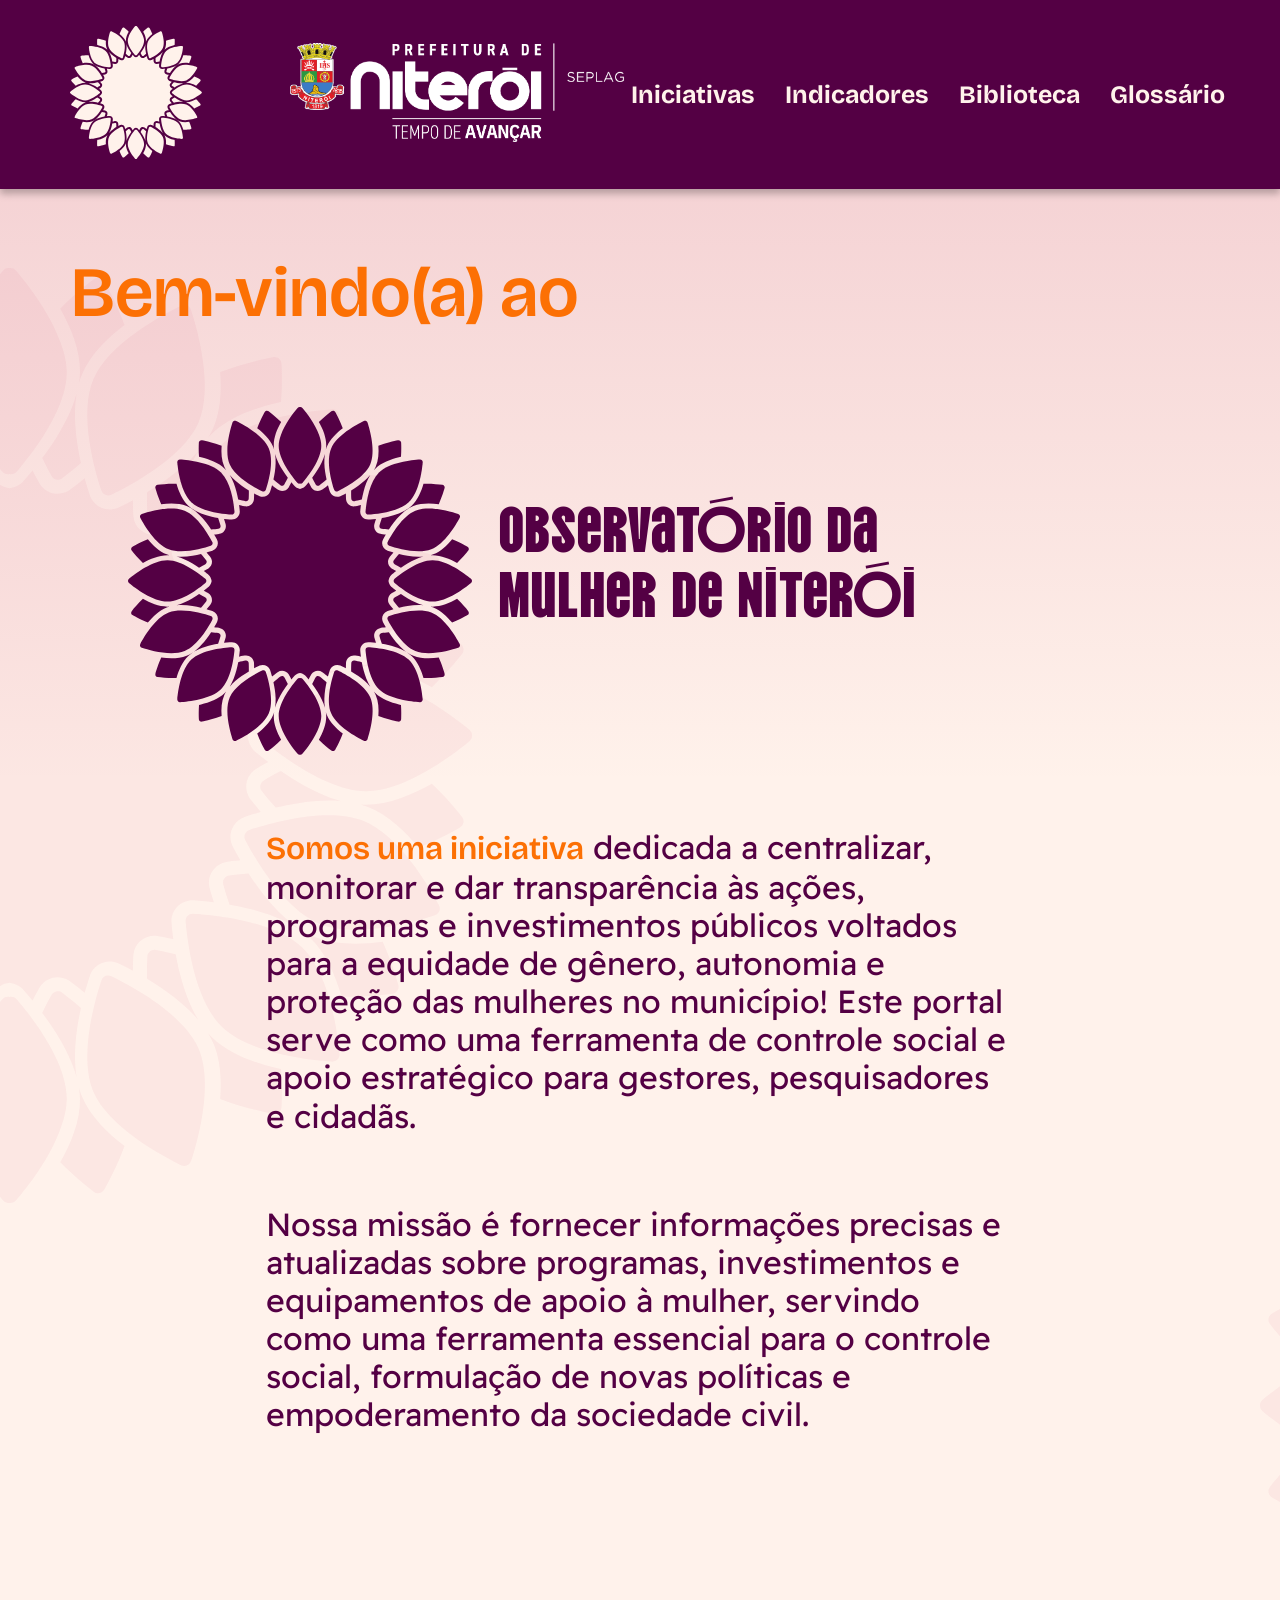
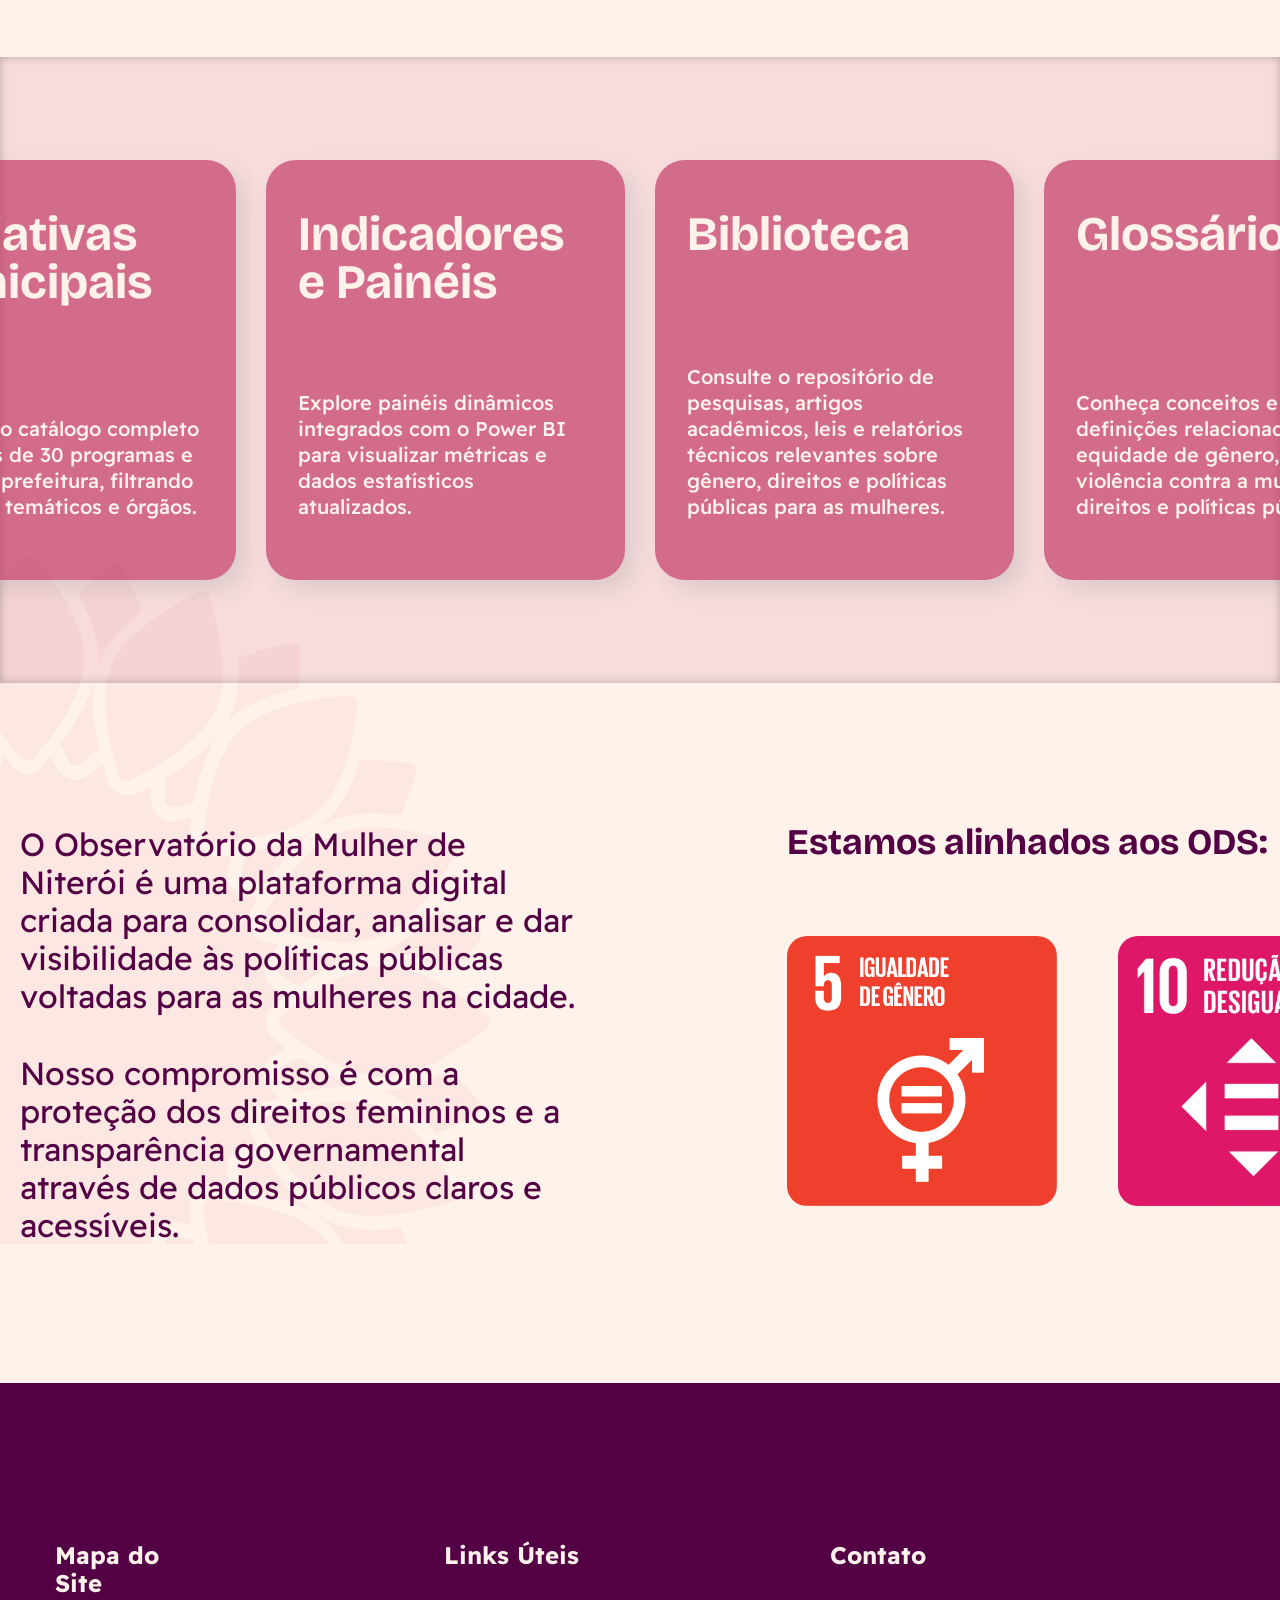
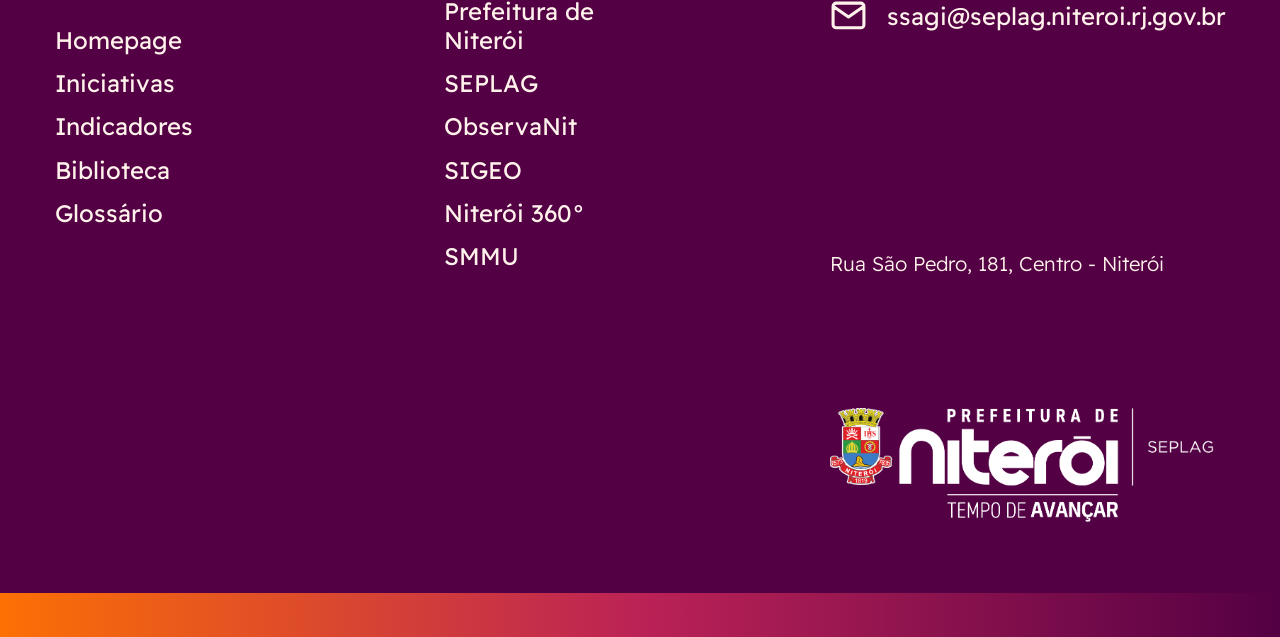
<file: index.html>
<!DOCTYPE html>
<html lang="pt-BR">
<head>
    <meta charset="UTF-8">
    <meta name="viewport" content="width=device-width, initial-scale=1.0">
    <title>Observatório da Mulher</title>
    <link rel="preconnect" href="https://fonts.googleapis.com">
    <link rel="preconnect" href="https://fonts.gstatic.com" crossorigin>
    <link href="https://fonts.googleapis.com/css2?family=Bricolage+Grotesque:wght@600;700;800&family=Readex+Pro:wght@300;400;500;700&family=Vina+Sans&display=swap" rel="stylesheet">
    <link rel="stylesheet" href="style.css">
</head>
<body class="home-page" data-page="home">
    <div data-component="header"></div>

    <main>
        <section class="hero">
            <div class="hero-art">
                <img src="assets/hero-union.svg" alt="">
                <h1>Observatório da<br>Mulher de Niterói</h1>
            </div>
            <p class="welcome">Bem-vindo(a) ao</p>
        </section>

        <section class="intro">
            <p><strong>Somos uma iniciativa</strong> dedicada a centralizar, monitorar e dar transparência às ações, programas e investimentos públicos voltados para a equidade de gênero, autonomia e proteção das mulheres no município! Este portal serve como uma ferramenta de controle social e apoio estratégico para gestores, pesquisadores e cidadãs.</p>
            <p>Nossa missão é fornecer informações precisas e atualizadas sobre programas, investimentos e equipamentos de apoio à mulher, servindo como uma ferramenta essencial para o controle social, formulação de novas políticas e empoderamento da sociedade civil.</p>
        </section>

        <section class="resources" aria-label="Recursos">
            <a class="resource-card" id="iniciativas" href="iniciativas.html">
                <h2>Iniciativas<br>Municipais</h2>
                <p>Consulte o catálogo completo com mais de 30 programas e ações da prefeitura, filtrando por eixos temáticos e órgãos.</p>
            </a>
            <a class="resource-card" id="indicadores" href="#indicadores">
                <h2>Indicadores<br>e Painéis</h2>
                <p>Explore painéis dinâmicos integrados com o Power BI para visualizar métricas e dados estatísticos atualizados.</p>
            </a>
            <a class="resource-card" id="biblioteca" href="#biblioteca">
                <h2>Biblioteca</h2>
                <p>Consulte o repositório de pesquisas, artigos acadêmicos, leis e relatórios técnicos relevantes sobre gênero, direitos e políticas públicas para as mulheres.</p>
            </a>
            <a class="resource-card" id="glossario" href="#glossario">
                <h2>Glossário</h2>
                <p>Conheça conceitos e definições relacionados à equidade de gênero, violência contra a mulher, direitos e políticas públicas.</p>
            </a>
        </section>

        <section class="about">
            <p>O Observatório da Mulher de Niterói é uma plataforma digital criada para consolidar, analisar e dar visibilidade às políticas públicas voltadas para as mulheres na cidade.<br><br>Nosso compromisso é com a proteção dos direitos femininos e a transparência governamental através de dados públicos claros e acessíveis.</p>
            <div class="ods">
                <h2>Estamos alinhados aos ODS:</h2>
                <div class="ods-images">
                    <img src="assets/ods-5.png" alt="">
                    <img src="assets/ods-10.png" alt="">
                </div>
            </div>
        </section>
    </main>

    <div data-component="footer"></div>
    <script src="components-loader.js"></script>
</body>
</html>
</file>
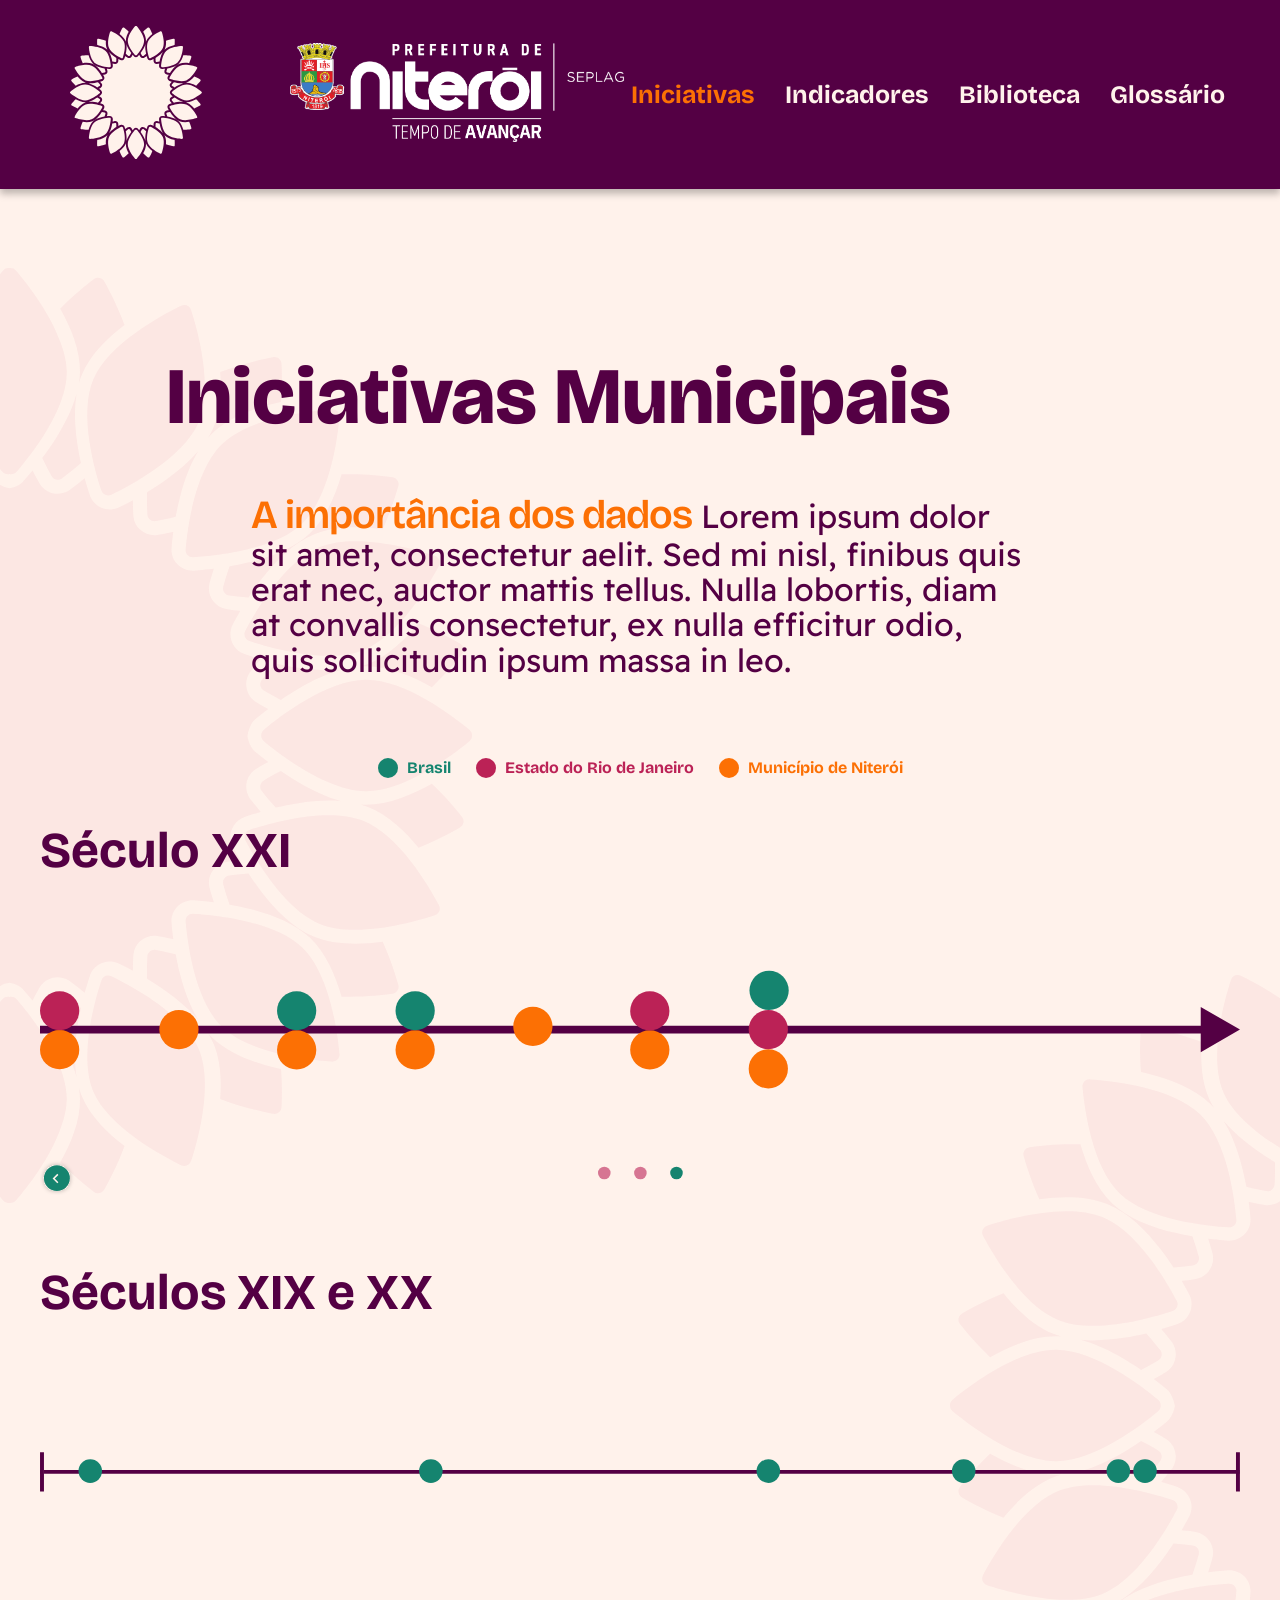
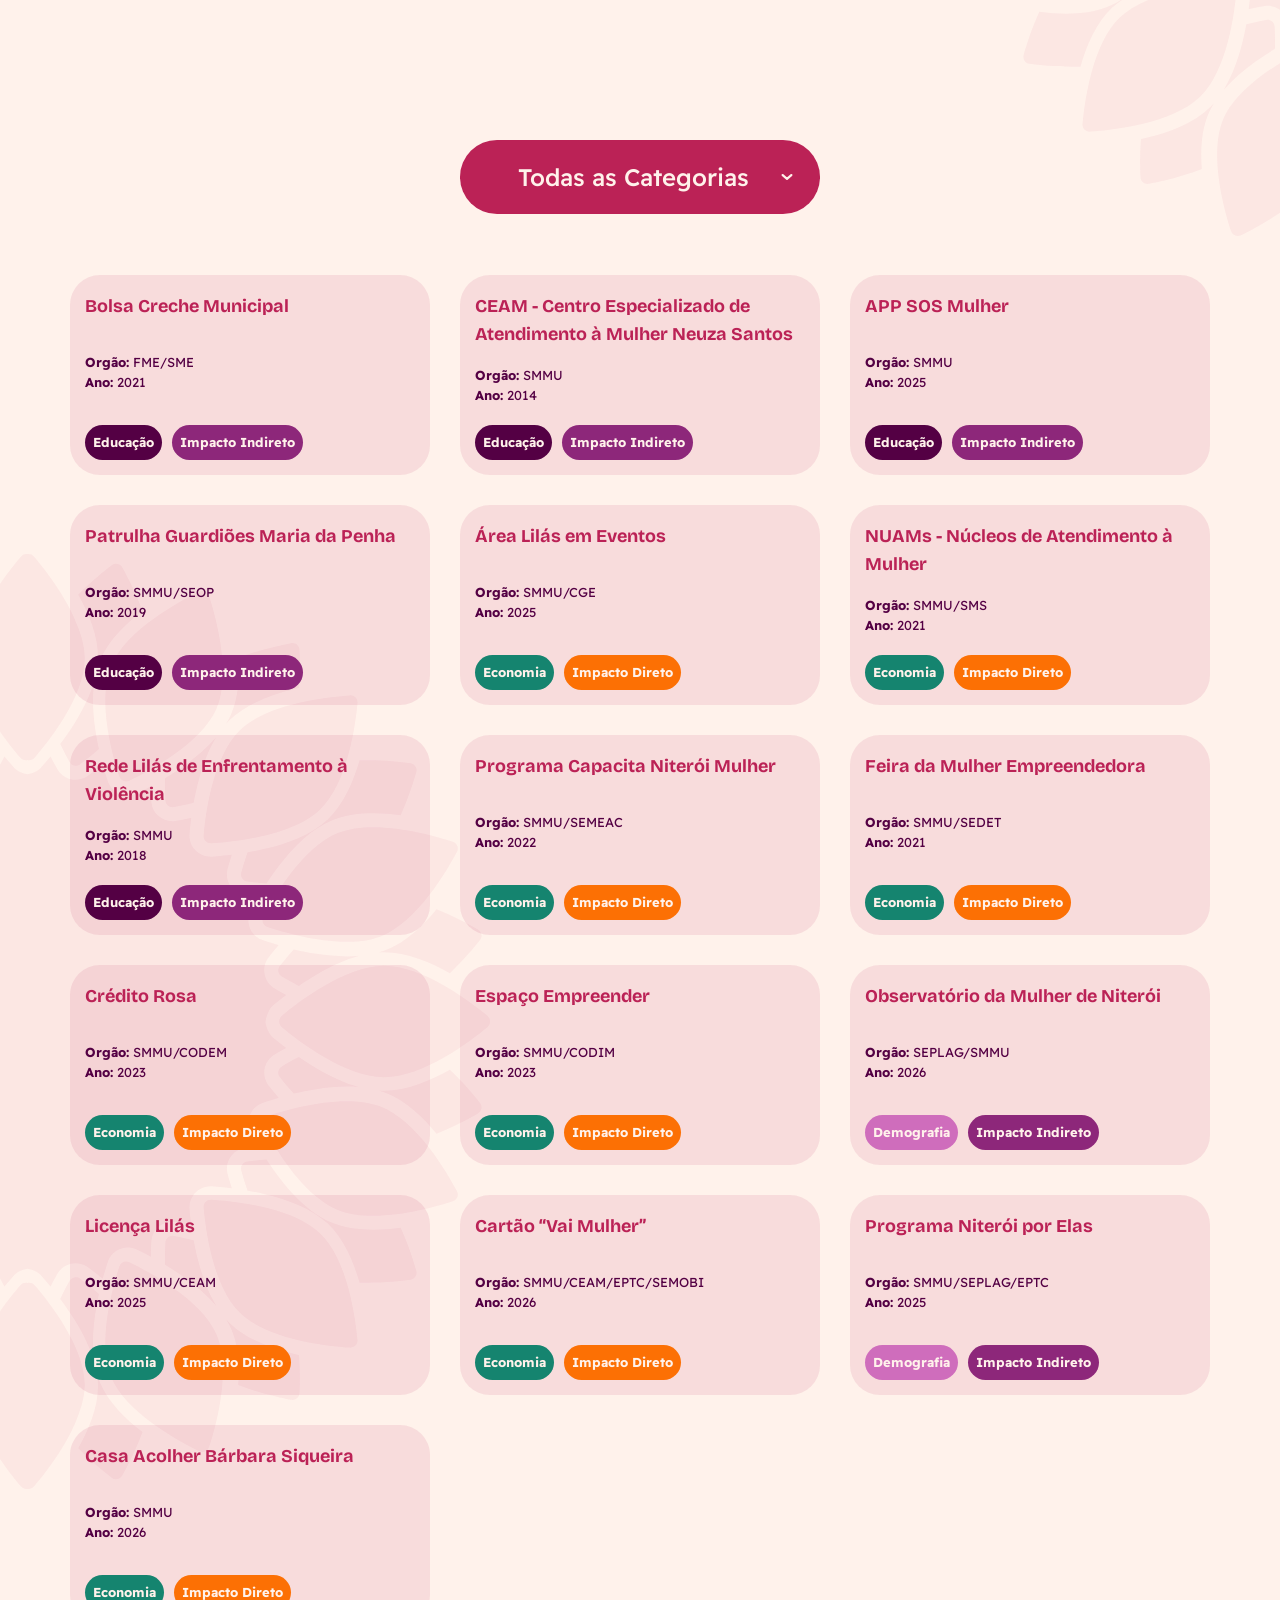
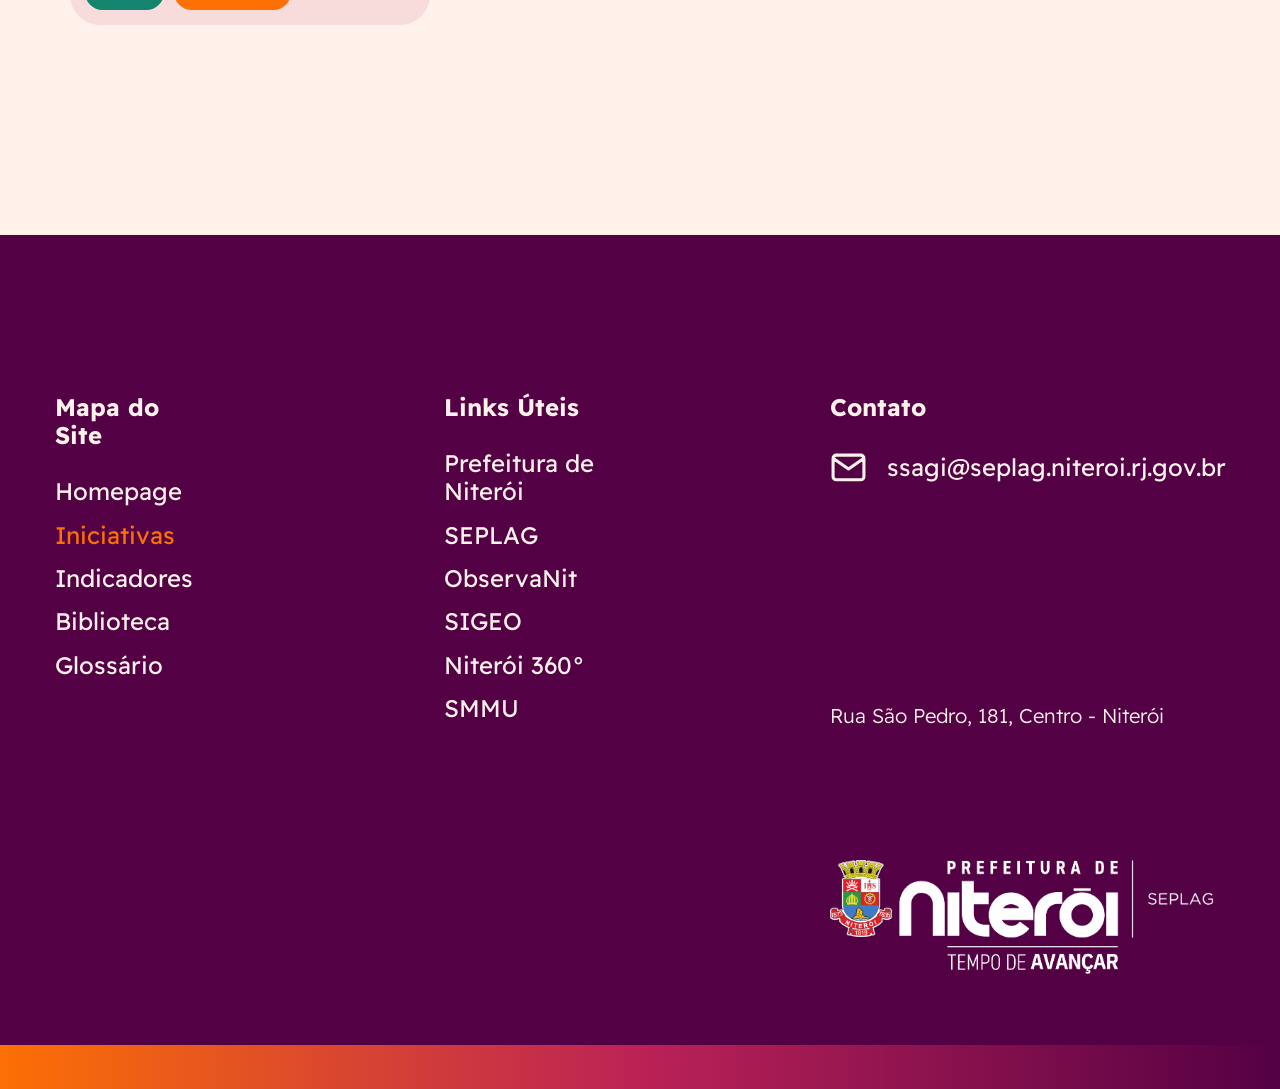
<file: iniciativas.html>
<!DOCTYPE html>
<html lang="pt-BR">
<head>
    <meta charset="UTF-8">
    <meta name="viewport" content="width=device-width, initial-scale=1.0">
    <title>Iniciativas Municipais | Observatório da Mulher</title>
    <link rel="preconnect" href="https://fonts.googleapis.com">
    <link rel="preconnect" href="https://fonts.gstatic.com" crossorigin>
    <link href="https://fonts.googleapis.com/css2?family=Bricolage+Grotesque:wght@600;700;800&family=Readex+Pro:wght@300;400;500;700&family=Vina+Sans&display=swap" rel="stylesheet">
    <link rel="stylesheet" href="style.css">
</head>
<body class="initiatives-page" data-page="iniciativas">
    <div data-component="header"></div>

    <main class="initiatives-main">
        <section class="initiatives-intro">
            <h1>Iniciativas Municipais</h1>
            <p><strong>A importância dos dados</strong> Lorem ipsum dolor sit amet, consectetur aelit. Sed mi nisl, finibus quis erat nec, auctor mattis tellus. Nulla lobortis, diam at convallis consectetur, ex nulla efficitur odio, quis sollicitudin ipsum massa in leo.</p>
        </section>

        <section class="initiative-timeline" aria-label="Linhas do tempo das Iniciativas de Gênero">
            <div class="timeline-legend">
                <span class="legend-brazil">Brasil</span>
                <span class="legend-state">Estado do Rio de Janeiro</span>
                <span class="legend-city">Município de Niterói</span>
            </div>
            <h2>Século XXI</h2>
            <img class="timeline-scroll" src="assets/timeline-scroll.svg" alt="">
            <h2>Séculos XIX e XX</h2>
            <img class="timeline-history" src="assets/timeline-history.svg" alt="">
        </section>

        <section class="initiative-list" aria-label="Iniciativas Municipais">
            <div class="category-filter-wrap">
                <button class="category-filter" type="button" aria-expanded="false" aria-controls="initiative-filter-menu">
                    <span>Todas as Categorias</span>
                    <img src="assets/filter-chevron.svg" alt="">
                </button>
                <div class="initiative-filter-menu" id="initiative-filter-menu" hidden>
                    <fieldset>
                        <legend>Todos Eixos Temáticos</legend>
                        <label><input type="checkbox" value="all-axis" checked><span class="filter-check"><img src="assets/filter-checkbox.svg" alt=""></span>Todos Eixos Temáticos</label>
                        <label><input type="checkbox" value="Saúde"><span class="filter-check"><img src="assets/filter-checkbox.svg" alt=""></span>Saúde</label>
                        <label><input type="checkbox" value="Educação"><span class="filter-check"><img src="assets/filter-checkbox.svg" alt=""></span>Educação</label>
                        <label><input type="checkbox" value="Economia"><span class="filter-check"><img src="assets/filter-checkbox.svg" alt=""></span>Economia</label>
                        <label><input type="checkbox" value="Segurança"><span class="filter-check"><img src="assets/filter-checkbox.svg" alt=""></span>Segurança</label>
                        <label><input type="checkbox" value="Demografia"><span class="filter-check"><img src="assets/filter-checkbox.svg" alt=""></span>Demografia</label>
                    </fieldset>
                    <fieldset>
                        <legend>Todos os impactos</legend>
                        <label><input type="checkbox" value="all-impact" checked><span class="filter-check"><img src="assets/filter-checkbox.svg" alt=""></span>Todos os impactos</label>
                        <label><input type="checkbox" value="Impacto Direto"><span class="filter-check"><img src="assets/filter-checkbox.svg" alt=""></span>Impacto Direto</label>
                        <label><input type="checkbox" value="Impacto Indireto"><span class="filter-check"><img src="assets/filter-checkbox.svg" alt=""></span>Impacto Indireto</label>
                    </fieldset>
                </div>
            </div>
            <div class="initiative-grid"></div>
        </section>
    </main>

    <dialog class="initiative-modal" id="bolsa-creche-modal" aria-labelledby="bolsa-creche-title">
        <div class="modal-title">
            <img class="modal-mark" src="assets/modal-initiative-icon.svg" alt="">
            <div>
                <h2 id="bolsa-creche-title">Bolsa Creche Municipal</h2>
                <p>EDUCAÇÃO</p>
            </div>
        </div>
        <div class="modal-columns">
            <div class="modal-column">
                <section class="modal-panel definition-panel">
                    <h3>O que é?</h3>
                    <p id="modal-definition">x nulla efficitur odio, quis sollicitudin ipsum massa in leo. Lorem ipsum dolor sit amet, consectetur aelit. Sed mi nisl, finibus quis erat nec, auctor mattis tellus. Nulla lobortis, diam at convallis consectetur, ex nulla efficitur odio, quis sollicitudin ipsum massa in leo. Lorem ipsum</p>
                </section>
                <div class="modal-fact"><b>Orçamento estimado</b><strong id="modal-budget">R$ 2.400.000,00</strong><img class="fact-icon" src="assets/modal-budget-icon.svg" alt=""></div>
                <div class="modal-fact"><b>Público prioritário</b><strong id="modal-audience">Mulheres Trabalhadoras</strong><img class="fact-icon" src="assets/modal-audience-icon.svg" alt=""></div>
                <div class="modal-fact"><b>Situação</b><strong id="modal-status"></strong><img class="fact-icon" src="assets/modal-status-icon.svg" alt=""></div>
                <section class="modal-panel impact-panel">
                    <img class="impact-icon" src="assets/modal-impact-icon.svg" alt="">
                    <h3>Impacto</h3>
                    <p id="modal-impact"></p>
                    <span id="modal-impact-type"></span>
                </section>
            </div>
            <div class="modal-column">
                <div class="modal-fact"><b>Órgão responsável</b><strong id="modal-organization">FME / SME</strong><img class="fact-icon fact-icon-small" src="assets/modal-organization-icon.svg" alt=""></div>
                <div class="modal-fact"><b>Ano de início</b><strong id="modal-year">2021</strong><img class="fact-icon fact-icon-small" src="assets/modal-calendar-icon.svg" alt=""></div>
                <section class="modal-panel zone-panel">
                    <h3><img class="location-icon" src="assets/modal-location-icon.svg" alt="">Zona de atendimento</h3>
                    <div class="zone-placeholder" aria-hidden="true"></div>
                    <p>Esta iniciativa atende em todo território do município</p>
                </section>
            </div>
        </div>
        <button class="modal-update" type="button">Informar dados de atualização</button>
        <button class="modal-close" type="button" aria-label="Fechar janela">×</button>
    </dialog>

    <div data-component="footer"></div>
    <script src="components-loader.js"></script>
    <script>
        const initiativeModal = document.getElementById('bolsa-creche-modal');
        const closeModal = initiativeModal.querySelector('.modal-close');
        const initiativeGrid = document.querySelector('.initiative-grid');
        const filterToggle = document.querySelector('.category-filter');
        const filterMenu = document.getElementById('initiative-filter-menu');
        const filterInputs = filterMenu.querySelectorAll('input');
        const modalTitle = document.getElementById('bolsa-creche-title');
        const modalCategory = document.querySelector('.modal-title p');
        const modalOrganization = document.getElementById('modal-organization');
        const modalYear = document.getElementById('modal-year');
        const modalDefinition = document.getElementById('modal-definition');
        const modalBudget = document.getElementById('modal-budget');
        const modalAudience = document.getElementById('modal-audience');
        const modalImpact = document.getElementById('modal-impact');
        const modalImpactType = document.getElementById('modal-impact-type');
        const tagClasses = { Educação: 'education', Economia: 'economy', Demografia: 'demography', Saúde: 'health', Segurança: 'security' };
        const selectedFilters = [new Set(), new Set()];
        let cards = [];

        const renderCards = (initiatives) => {
            initiativeGrid.innerHTML = initiatives.map((initiative) => `
                <article class="initiative-card initiative-card-button" tabindex="0" role="button" aria-haspopup="dialog" data-name="${initiative.nome}">
                    <h3>${initiative.nome}</h3>
                    <p><b>Orgão:</b> ${initiative.orgao}<br><b>Ano:</b> ${initiative.ano}</p>
                    <div><span class="tag ${tagClasses[initiative.eixo] || ''}">${initiative.eixo}</span><span class="tag ${initiative.impacto === 'Impacto Direto' ? 'direct' : 'indirect'}">${initiative.impacto}</span></div>
                </article>
            `).join('');
            cards = [...initiativeGrid.querySelectorAll('.initiative-card')];
            cards.forEach((card, index) => {
                card.dataset.axis = initiatives[index].eixo;
                card.dataset.impact = initiatives[index].impacto;
                card.addEventListener('click', () => openInitiativeModal(initiatives[index]));
                card.addEventListener('keydown', (event) => {
                    if (event.key === 'Enter' || event.key === ' ') {
                        event.preventDefault();
                        openInitiativeModal(initiatives[index]);
                    }
                });
            });
        };

        const openInitiativeModal = (initiative) => {
            const details = initiative.detalhes || {};
            modalTitle.textContent = initiative.nome;
            modalCategory.textContent = initiative.eixo.toUpperCase();
            modalOrganization.textContent = initiative.orgao;
            modalYear.textContent = initiative.ano;
            modalDefinition.textContent = details.definicao || '';
            modalBudget.textContent = details.orcamento || '';
            modalAudience.textContent = details.publico || '';
            modalImpact.textContent = details.impactoTexto || '';
            modalImpactType.textContent = details.impactoTipo || '';
            initiativeModal.showModal();
        };

        const filterCards = () => {
            const axes = [...filterMenu.querySelectorAll('fieldset')[0].querySelectorAll('input:checked')]
                .filter((input) => input.value !== 'all-axis').map((input) => input.value);
            const impacts = [...filterMenu.querySelectorAll('fieldset')[1].querySelectorAll('input:checked')]
                .filter((input) => input.value !== 'all-impact').map((input) => input.value);
            cards.forEach((card) => {
                card.hidden = !( (axes.length === 0 || axes.includes(card.dataset.axis)) && (impacts.length === 0 || impacts.includes(card.dataset.impact)) );
            });
        };

        filterToggle.addEventListener('click', () => {
            const isOpen = filterToggle.getAttribute('aria-expanded') === 'true';
            filterToggle.setAttribute('aria-expanded', String(!isOpen));
            filterMenu.hidden = isOpen;
        });

        filterInputs.forEach((input) => {
            const label = input.closest('label');
            label.addEventListener('mousedown', (event) => {
                if (event.button !== 0) return;
                event.preventDefault();
                const fieldset = input.closest('fieldset');
                const group = [...fieldset.querySelectorAll('input')];
                const allInput = group[0];
                const multiSelect = event.ctrlKey || event.metaKey;
                const groupIndex = [...filterMenu.querySelectorAll('fieldset')].indexOf(fieldset);
                const selected = selectedFilters[groupIndex];

                if (input === allInput) {
                    selected.clear();
                } else if (multiSelect) {
                    if (selected.has(input.value)) selected.delete(input.value);
                    else selected.add(input.value);
                } else {
                    if (selected.has(input.value)) {
                        selected.delete(input.value);
                    } else {
                        selected.clear();
                        selected.add(input.value);
                    }
                }

                group.forEach((option, index) => {
                    option.checked = index === 0 ? selected.size === 0 : selected.has(option.value);
                });
                filterCards();
            });

            label.addEventListener('click', (event) => event.preventDefault());

            input.addEventListener('change', () => {
                filterCards();
            });
        });

        document.addEventListener('click', (event) => {
            if (!event.target.closest('.category-filter-wrap')) {
                filterToggle.setAttribute('aria-expanded', 'false');
                filterMenu.hidden = true;
            }
        });
        closeModal.addEventListener('click', () => initiativeModal.close());
        initiativeModal.addEventListener('click', (event) => {
            if (event.target === initiativeModal) initiativeModal.close();
        });
        fetch('data/iniciativas.json').then((response) => response.json()).then(renderCards);
    </script>
</body>
</html>
</file>
<file: style.css>
* { box-sizing: border-box; }
:root { --cream: #fff2eb; --plum: #540044; --orange: #fc7004; --pink: #bb2256; }
html { scroll-behavior: smooth; }
body { margin: 0; background: var(--cream); color: var(--plum); font-family: "Readex Pro", sans-serif; }
a { color: inherit; text-decoration: none; }
.site-header { position: relative; z-index: 1; display: flex; align-items: center; height: 189px; padding: 28px 5.5%; background: var(--plum); box-shadow: 0 5px 7px rgb(0 0 0 / 25%); }
.header-mark { width: 132px; height: 133px; }
.seplag-logo { width: 342px; height: 115px; margin-left: 88px; object-fit: contain; }
.main-nav { display: flex; gap: 30px; margin-left: auto; font-family: "Bricolage Grotesque", sans-serif; font-size: 25px; font-weight: 700; color: var(--cream); }
.hero { position: relative; min-height: 595px; padding: 218px 0 0; background: linear-gradient(180deg, rgb(187 34 86 / 15%), transparent); }
.home-page main { background-image: url("assets/initiative-bg-1.svg"), url("assets/initiative-bg-2.svg"), url("assets/initiative-bg-3.svg"); background-position: -453px 79px, 1260px 749px, -435px 1965px; background-repeat: no-repeat; background-size: 925px 935px; }
.hero-art { position: relative; width: min(1134px, 80%); height: 347px; margin: 0 auto; }
.hero-art img { width: 344px; height: 348px; }
.hero h1 { position: absolute; top: 85px; left: 370px; margin: 0; font-family: "Vina Sans", sans-serif; font-size: clamp(58px, 5.05vw, 87px); font-weight: 400; line-height: 1; }
.welcome { position: absolute; top: 60px; left: max(20px, calc(50% - 569px)); width: min(551px, calc(100% - 40px)); margin: 0; color: #FC7004; font-family: "Bricolage Grotesque", sans-serif; font-size: 70.724px; font-style: normal; font-weight: 600; line-height: 88.405px; }
.intro { width: min(748px, calc(100% - 40px)); margin: 44px auto 0; font-size: 32px; line-height: 1.19; }
.intro strong { color: var(--orange); font-family: "Bricolage Grotesque", sans-serif; font-weight: 600; }
.intro p + p { margin-top: 70px; }
.resources { display: grid; grid-template-columns: repeat(4, 359px); gap: 30px; justify-content: center; margin: 224px auto 0; padding: 103px 20px; background: rgb(187 34 86 / 10%); box-shadow: inset 0 0 10px rgb(0 0 0 / 25%); }
.resource-card { display: flex; min-height: 420px; flex-direction: column; padding: 50px 32px 60px; border-radius: 30px; background: rgb(187 34 86 / 60%); box-shadow: 10px 10px 20px rgb(162 162 162 / 30%); transition: transform 180ms ease, box-shadow 180ms ease, background-color 180ms ease; }
.resource-card:hover,
.resource-card:focus-visible { background: rgb(187 34 86 / 76%); box-shadow: 12px 16px 26px rgb(162 162 162 / 42%); transform: translateY(-6px); }
.resource-card:focus-visible { outline: 3px solid var(--orange); outline-offset: 5px; }
.resource-card h2 { margin: 0 0 54px; font-family: "Bricolage Grotesque", sans-serif; font-size: 48px; line-height: 1; color: var(--cream); }
.resource-card p { margin: auto 0 0; font-size: 20px; font-weight: 500; line-height: 1.3; color: var(--cream); }
.about { display: grid; grid-template-columns: 557px 1fr; gap: 210px; width: min(1316px, calc(100% - 40px)); margin: 142px auto 139px; font-size: 32px; line-height: 1.19; }
.about p { margin: 0; }
.ods h2 { margin: 0 0 75px; font-family: "Bricolage Grotesque", sans-serif; font-size: 36px; line-height: 1; }
.ods-images { display: flex; gap: 61px; }
.ods-images img { width: 270px; height: 270px; border-radius: 20px; }
.site-footer { position: relative; min-height: 734px; padding: 158px 20px 100px; background: var(--plum); color: var(--cream); }
.footer-content { display: grid; grid-template-columns: 155px 1fr 1fr; gap: 234px; width: min(1171px, 100%); margin: 0 auto; }
.footer-content h2 { margin: 0 0 28px; font-size: 24px; line-height: 1.18; }
.footer-content a, .footer-content p { display: block; margin: 0 0 15px; font-size: 24px; line-height: 1.18; }
.contact { position: relative; }
.contact .email { display: flex; align-items: center; gap: 20px; margin-top: 21px; }
.email img { width: 37px; height: 37px; }
.contact p { margin-top: 218px; font-size: 20px; font-weight: 300; }
.footer-logo { width: 392px; height: 132px; margin-top: 110px; object-fit: contain; }
.footer-gradient { position: absolute; right: 0; bottom: 0; left: 0; height: 44px; background: linear-gradient(90deg, var(--orange), var(--pink) 50%, var(--plum)); }
@media (max-width: 1200px) {
	.main-nav { font-size: 20px; }
	.seplag-logo { margin-left: 35px; }
	.resources { grid-template-columns: repeat(2, 359px); }
	.about { grid-template-columns: 1fr 1fr; gap: 60px; }
	.ods-images { gap: 20px; }
	.ods-images img { width: min(20vw, 270px); height: min(20vw, 270px); }
	.footer-content { gap: 100px; }
}
@media (max-width: 700px) {
	.site-header { height: auto; min-height: 120px; flex-wrap: wrap; gap: 15px; padding: 18px 20px; }
	.header-mark { width: 70px; height: 72px; }
	.seplag-logo { width: 190px; height: 65px; margin-left: 0; }
	.main-nav { width: 100%; justify-content: space-between; gap: 8px; font-size: 14px; }
	.hero { min-height: 500px; padding-top: 75px; }
	.hero-art { width: 90%; height: 260px; }
	.hero-art img { width: 210px; height: 212px; }
	.hero h1 { top: 50px; left: 105px; font-size: 50px; }
	.welcome { margin-top: -40px; font-size: 46px; }
	.intro { font-size: 22px; }
	.resources { grid-template-columns: 1fr; margin-top: 100px; padding: 60px 20px; }
	.resource-card { width: min(359px, 100%); min-height: 330px; margin: auto; }
	.about { display: block; margin: 80px auto; font-size: 22px; }
	.ods { margin-top: 70px; }
	.ods h2 { font-size: 28px; }
	.ods-images img { width: calc(50vw - 30px); height: calc(50vw - 30px); }
	.site-footer { padding-top: 80px; }
	.footer-content { grid-template-columns: 1fr 1fr; gap: 45px 25px; }
	.footer-content a, .footer-content p { font-size: 17px; }
	.footer-content h2 { font-size: 20px; }
	.contact { grid-column: 1 / -1; }
	.contact p { margin-top: 35px; }
	.footer-logo { width: 250px; height: auto; margin-top: 35px; }
}

.initiatives-page {
	background: var(--cream);
}

.initiatives-page .site-header {
	margin-bottom: 0;
}

.main-nav .active,
.footer-content .current {
	color: var(--orange);
}

.initiatives-main {
	position: relative;
	overflow: hidden;
	min-height: 2930px;
	background-image: url("assets/initiative-bg-1.svg"), url("assets/initiative-bg-2.svg"), url("assets/initiative-bg-3.svg");
	background-position: -453px 79px, 1260px 749px, -435px 1965px;
	background-repeat: no-repeat;
	background-size: 925px 935px;
}

.initiatives-intro {
	position: relative;
	z-index: 1;
	width: 948px;
	margin: 160px auto 0;
}

.initiatives-intro h1 {
	margin: 0;
	font-family: "Bricolage Grotesque", sans-serif;
	font-size: clamp(62px, 6.25vw, 108px);
	font-weight: 800;
	line-height: 1.2;
}

.initiatives-intro p {
	width: 779px;
	margin: 48px auto 0;
	font-size: 32px;
	line-height: 1.1;
}

.initiatives-intro strong {
	font-family: "Bricolage Grotesque", sans-serif;
	font-size: 40px;
	font-weight: 600;
	letter-spacing: -0.024em;
	color: var(--orange);
}

.initiative-timeline {
	position: relative;
	z-index: 1;
	width: min(1530px, calc(100% - 80px));
	margin: 80px auto 0;
}

.timeline-legend {
	display: flex;
	justify-content: center;
	gap: 25px;
	margin-bottom: 48px;
	font-family: "Bricolage Grotesque", sans-serif;
	font-size: 16px;
	font-weight: 700;
}

.timeline-legend span::before {
	display: inline-block;
	width: 20px;
	height: 20px;
	margin-right: 9px;
	border-radius: 50%;
	content: "";
	vertical-align: -5px;
}

.legend-brazil { color: #15846f; }
.legend-brazil::before { background: #15846f; }
.legend-state { color: var(--pink); }
.legend-state::before { background: var(--pink); }
.legend-city { color: var(--orange); }
.legend-city::before { background: var(--orange); }

.initiative-timeline h2 {
	margin: 0 0 25px;
	font-family: "Bricolage Grotesque", sans-serif;
	font-size: 50px;
	font-weight: 700;
	line-height: 1;
}

.initiative-timeline h2:nth-of-type(2) {
	margin-top: 73px;
}

.timeline-scroll,
.timeline-history {
	display: block;
	width: 100%;
	height: auto;
}

.initiative-list {
	position: relative;
	z-index: 1;
	width: min(1507px, calc(100% - 80px));
	margin: 140px auto 210px;
}

.category-filter {
	display: flex;
	align-items: center;
	justify-content: space-between;
	width: 360px;
	margin: 0 auto 61px;
	padding: 22px 26px;
	border: 0;
	border-radius: 65px;
	background: var(--pink);
	color: var(--cream);
	font-family: "Readex Pro", sans-serif;
	font-size: 24px;
	font-weight: 500;
	text-align: left;
	cursor: pointer;
	transition: background-color 160ms ease, transform 160ms ease;
}

.category-filter:hover,
.category-filter:focus-visible {
	background: #8d277a;
}

.category-filter:active {
	transform: translateY(1px);
}

.category-filter > span {
	flex: 1;
	text-align: center;
}

.category-filter img {
	width: 14px;
	height: 6px;
}

.category-filter-wrap {
	position: relative;
	z-index: 3;
	width: 360px;
	margin: 0 auto 61px;
}

.category-filter-wrap .category-filter {
	margin-bottom: 0;
}

.initiative-filter-menu {
	position: absolute;
	top: 93px;
	left: 0;
	width: 360px;
	padding: 28px 32px 30px;
	border-radius: 35px;
	background: var(--pink);
	color: var(--cream);
}

.initiative-filter-menu fieldset {
	margin: 0;
	padding: 0;
	border: 0;
}

.initiative-filter-menu fieldset + fieldset {
	margin-top: 20px;
}

.initiative-filter-menu legend {
	justify-content: center;
	margin-bottom: 5px;
	font-size: 20px;
	line-height: 29px;
	font-weight: 400;
}

.initiative-filter-menu label {
	display: flex;
	align-items: center;
	gap: 7px;
	min-height: 29px;
	padding: 2px 7px;
	border-radius: 8px;
	font-size: 18px;
	line-height: 29px;
	font-weight: 400;
	cursor: pointer;
	transition: background-color 160ms ease, color 160ms ease;
}

.initiative-filter-menu label:hover,
.initiative-filter-menu label:focus-within {
	background: rgb(255 242 235 / 14%);
}

.initiative-filter-menu input {
	position: absolute;
	width: 1px;
	height: 1px;
	margin: -1px;
	overflow: hidden;
	clip: rect(0, 0, 0, 0);
	white-space: nowrap;
}

.filter-check {
	position: relative;
	display: inline-flex;
	flex: 0 0 24px;
	align-items: center;
	justify-content: center;
	width: 24px;
	height: 24px;
}

.filter-check img {
	width: 24px;
	height: 24px;
}

.initiative-filter-menu input:checked + .filter-check::after {
	position: absolute;
	width: 7px;
	height: 13px;
	border-right: 2px solid var(--pink);
	border-bottom: 2px solid var(--pink);
	content: "";
	transform: rotate(45deg) translate(-1px, -2px);
}

.initiative-filter-menu input:checked + .filter-check {
	border-radius: 4px;
	background: var(--cream);
}

.initiative-card[hidden] {
	display: none;
}

.initiative-grid {
	display: grid;
	grid-template-columns: repeat(4, 360px);
	gap: 30px;
	justify-content: center;
}

.initiative-card {
	display: flex;
	min-height: 200px;
	flex-direction: column;
	padding: 17px 15px 15px;
	border-radius: 30px;
	background: rgb(187 34 86 / 10%);
}

.initiative-card h3 {
	min-height: 43px;
	margin: 0;
	font-family: "Bricolage Grotesque", sans-serif;
	font-size: 18px;
	font-weight: 700;
	line-height: 1.57;
	color: var(--pink);
}

.initiative-card p {
	min-height: 40px;
	margin: 17px 0 0;
	font-size: 13px;
	line-height: 20px;
}

.initiative-card p b {
	font-weight: 700;
}

.initiative-card > div {
	display: flex;
	gap: 10px;
	margin-top: auto;
}

.tag {
	display: inline-block;
	padding: 4px 8px;
	border-radius: 30px;
	font-family: "Readex Pro", sans-serif;
	font-size: 13px;
	font-weight: 700;
	line-height: 27px;
	color: var(--cream);
}

.education { background: var(--plum); }
.economy { background: #15846f; }
.demography { background: #cf6dbc; }
.direct { background: var(--orange); }
.indirect { background: #8d277a; }

.initiatives-page .site-footer {
	margin-top: 0;
}

.initiative-card-button {
	cursor: pointer;
}

.initiative-card-button:focus-visible {
	outline: 3px solid var(--orange);
	outline-offset: 5px;
}

.initiative-modal {
	width: min(1198px, calc(100% - 24px));
	max-width: none;
	height: min(1065px, calc(100vh - 24px));
	max-height: calc(100vh - 24px);
	overflow: auto;
	padding: 30px;
	border: 0;
	border-radius: 30px;
	background: var(--orange);
	box-shadow: 0 0 10px rgb(0 0 0 / 25%);
	color: var(--cream);
}

.initiative-modal::backdrop {
	background: rgb(84 0 68 / 70%);
}

.modal-title {
	display: flex;
	align-items: center;
	gap: 20px;
	margin-bottom: 30px;
}

.modal-mark {
	width: 120px;
	height: 120px;
}

.modal-title h2 {
	margin: 0;
	font-family: "Bricolage Grotesque", sans-serif;
	font-size: 50px;
	line-height: 1;
}

.modal-title p {
	margin: 12px 0 0;
	font-family: "Bricolage Grotesque", sans-serif;
	font-size: 20px;
	font-weight: 800;
	color: var(--plum);
}

.modal-columns {
	display: grid;
	grid-template-columns: 1fr 1fr;
	gap: 30px;
}

.modal-column {
	display: flex;
	flex-direction: column;
	gap: 30px;
}

.modal-panel,
.modal-fact {
	border: 2px solid var(--plum);
	border-radius: 10px;
}

.modal-panel {
	padding: 25px 15px;
}

.modal-panel h3 {
	margin: 0 0 38px;
	font-family: "Bricolage Grotesque", sans-serif;
	font-size: 36px;
}

.definition-panel {
	min-height: 210px;
}

.modal-panel p {
	margin: 0;
	font-size: 16px;
	line-height: 1.5;
}

.modal-fact {
	position: relative;
	display: flex;
	min-height: 90px;
	flex-direction: column;
	justify-content: center;
	padding: 15px 84px;
}

.modal-fact b {
	font-family: "Bricolage Grotesque", sans-serif;
	font-size: 20px;
}

.modal-fact strong {
	font-size: 24px;
}

.fact-icon {
	position: absolute;
	left: 14px;
	width: 60px;
	height: 60px;
}

.fact-icon-small {
	width: 41px;
	height: 41px;
	left: 18px;
}

.impact-panel {
	position: relative;
	min-height: 180px;
	padding-left: 83px;
}

.impact-icon {
	position: absolute;
	width: 42px;
	height: 29px;
	margin: 2px 0 0 -50px;
}

.impact-panel h3 {
	margin-bottom: 28px;
}

.impact-panel p {
	font-size: 22px;
	font-weight: 700;
}

.impact-panel span {
	display: block;
	width: fit-content;
	margin-top: 16px;
	padding: 5px 20px;
	border-radius: 30px;
	background: var(--pink);
	font-size: 16px;
	font-weight: 700;
}

.zone-panel {
	min-height: 540px;
	text-align: center;
}

.zone-panel h3 {
	display: flex;
	align-items: center;
	justify-content: center;
	gap: 8px;
	margin-bottom: 20px;
}

.location-icon {
	width: 70px;
	height: 70px;
}

.zone-placeholder {
	height: 267px;
	margin: 0 auto 35px;
	background: rgb(84 0 68 / 12%);
}

.zone-panel p {
	font-size: 24px;
	font-weight: 700;
}

.modal-update {
	display: block;
	margin: 30px auto 0;
	padding: 8px 180px;
	border: 0;
	border-radius: 50px;
	background: var(--plum);
	color: var(--cream);
	font-family: "Bricolage Grotesque", sans-serif;
	font-size: 24px;
	font-weight: 700;
	cursor: pointer;
}

.modal-close {
	position: absolute;
	top: 16px;
	right: 22px;
	border: 0;
	background: transparent;
	color: var(--plum);
	font-size: 38px;
	line-height: 1;
	cursor: pointer;
}

@media (max-width: 700px) {
	.initiative-modal {
		padding: 20px;
	}
	.modal-title h2 { font-size: 28px; }
	.modal-mark { width: 64px; height: 64px; }
	.modal-columns { grid-template-columns: 1fr; }
	.modal-fact { padding-left: 64px; }
	.modal-update { width: 100%; padding: 10px; font-size: 18px; }
}

@media (max-width: 1500px) {
	.initiatives-main { background-position: -453px 79px, 950px 749px, -435px 1965px; }
	.initiative-grid { grid-template-columns: repeat(3, 360px); }
}

@media (max-width: 1050px) {
	.initiatives-main { min-height: 0; background-size: 650px auto; }
	.initiatives-intro { width: calc(100% - 40px); }
	.initiatives-intro p { width: min(779px, 100%); }
	.initiative-grid { grid-template-columns: repeat(2, minmax(260px, 360px)); }
	.initiative-timeline, .initiative-list { width: calc(100% - 40px); }
}

@media (max-width: 700px) {
	.initiatives-main { background-size: 450px auto; background-position: -260px 140px, 280px 800px, -260px 1500px; }
	.initiatives-intro { margin-top: 80px; }
	.initiatives-intro h1 { font-size: 54px; }
	.initiatives-intro p { margin-top: 35px; font-size: 22px; }
	.initiatives-intro strong { font-size: 30px; }
	.initiative-timeline { margin-top: 65px; }
	.timeline-legend { flex-wrap: wrap; justify-content: flex-start; gap: 10px; font-size: 13px; }
	.initiative-timeline h2 { font-size: 34px; }
	.timeline-scroll, .timeline-history { width: 900px; max-width: none; }
	.initiative-list { margin-top: 100px; }
	.category-filter-wrap { width: 100%; }
	.category-filter { width: 100%; }
	.initiative-filter-menu { width: 100%; }
	.initiative-grid { grid-template-columns: 1fr; }
	.initiative-card { width: min(360px, 100%); margin: auto; }
}
</file>
